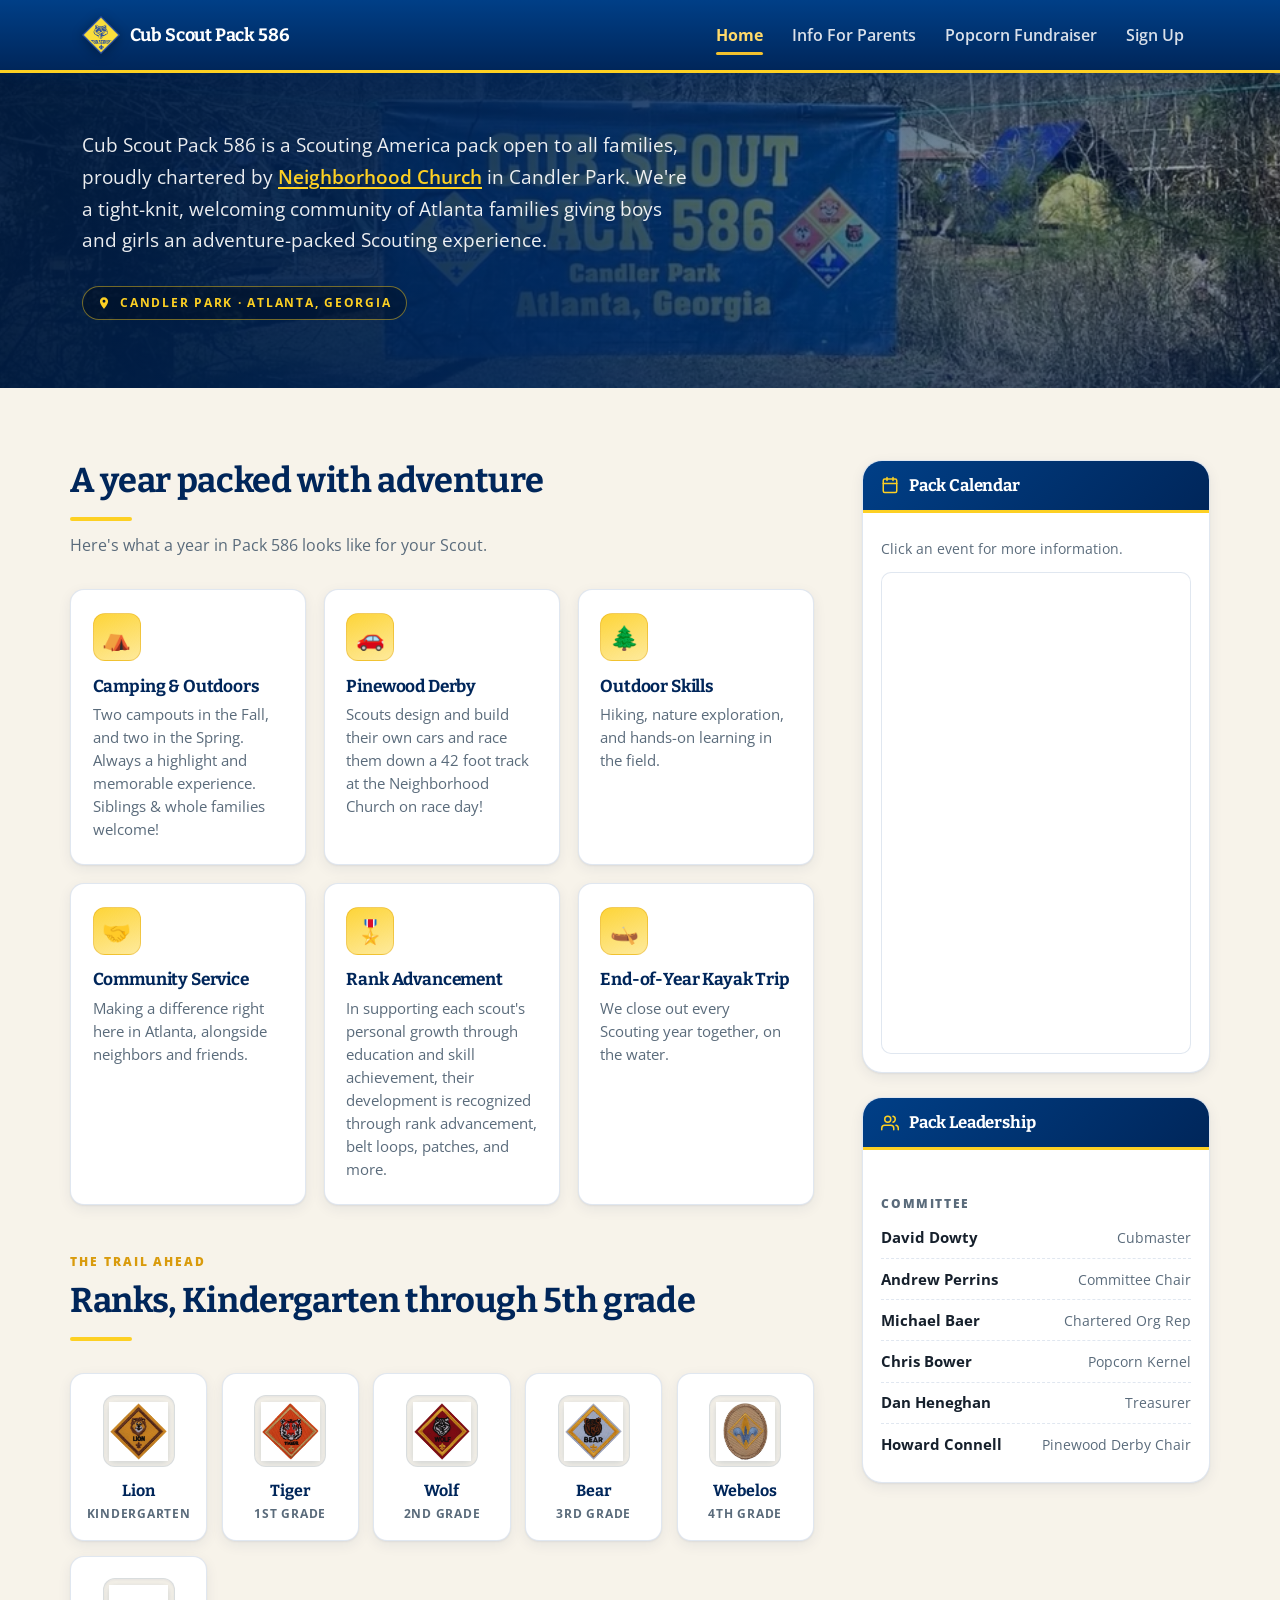
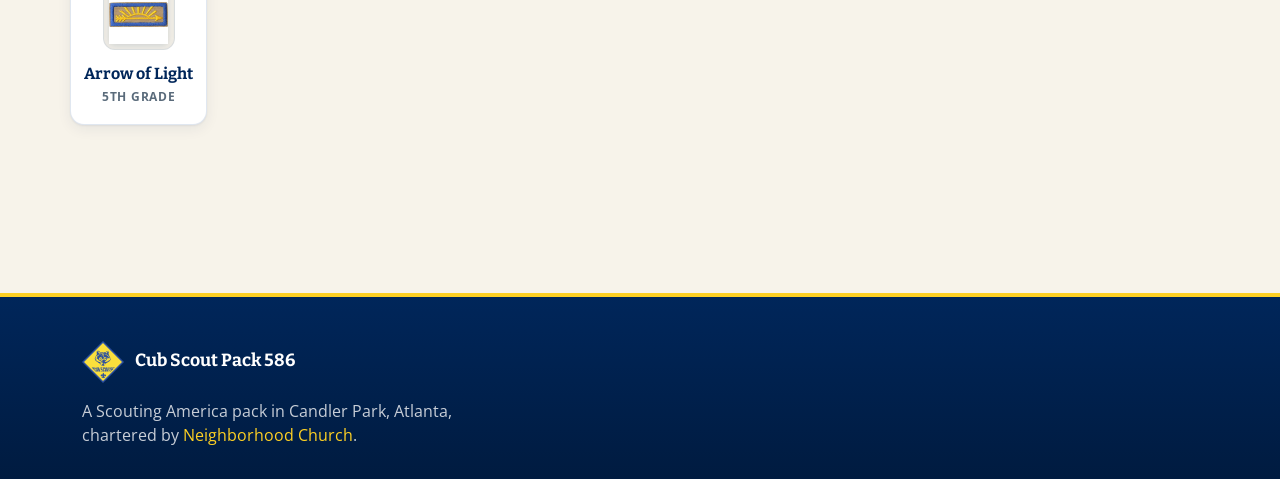
<file: index.html>
<!DOCTYPE html>
<html lang="en">

<head>
    <meta charset="utf-8" />
    <meta name="viewport" content="width=device-width, initial-scale=1, shrink-to-fit=no" />
    <meta name="description"
        content="Cub Scout Pack 586 is a Scouting America pack in Candler Park, Atlanta, open to all families with children in Kindergarten through 5th grade. Camping, Pinewood Derby, outdoor skills, and service." />
    <meta name="author" content="The Committee" />
    <meta name="theme-color" content="#00265a" />
    <title>Cub Scout Pack 586 &middot; Candler Park, Atlanta</title>

    <!-- Social preview -->
    <meta property="og:type" content="website" />
    <meta property="og:title" content="Cub Scout Pack 586 &middot; Candler Park, Atlanta" />
    <meta property="og:description"
        content="An adventure-packed Scouting experience for Atlanta families with kids in Kindergarten through 5th grade." />
    <meta property="og:image" content="assets/pack-banner.webp" />
    <meta name="twitter:card" content="summary_large_image" />

    <!-- Favicon-->
    <link rel="icon" type="image/x-icon" href="assets/favicon.ico" />
    <link rel="icon" type="image/png" sizes="32x32" href="assets/favicon-32x32.png" />
    <link rel="apple-touch-icon" href="assets/apple-touch-icon.png" />
    <link rel="manifest" href="assets/site.webmanifest" />

    <!-- Fonts -->
    <link rel="preconnect" href="https://fonts.googleapis.com" />
    <link rel="preconnect" href="https://fonts.gstatic.com" crossorigin />
    <link
        href="https://fonts.googleapis.com/css2?family=Bitter:wght@600;700;800&family=Open+Sans:wght@400;600;700;800&display=swap"
        rel="stylesheet" />

    <!-- Core theme CSS (includes Bootstrap)-->
    <link href="css/styles.css" rel="stylesheet" />
    <!-- Pack 586 theme -->
    <link href="css/site.css" rel="stylesheet" />
</head>

<body>
    <a class="skip-link" href="#main">Skip to main content</a>

    <!-- Responsive navbar-->
    <nav class="navbar navbar-expand-lg navbar-dark bg-dark sticky-top">
        <div class="container">
            <a class="navbar-brand d-flex align-items-center" href="/">
                <img src="assets/cub-scouts.svg" alt="Cub Scouts Pack 586 logo"
                    style="height: 38px; width: auto; margin-right: 0.6rem;" />
                <span>Cub Scout Pack 586</span>
            </a>
            <button class="navbar-toggler" type="button" data-bs-toggle="collapse"
                data-bs-target="#navbarSupportedContent" aria-controls="navbarSupportedContent" aria-expanded="false"
                aria-label="Toggle navigation"><span class="navbar-toggler-icon"></span></button>
            <div class="collapse navbar-collapse" id="navbarSupportedContent">
                <ul class="navbar-nav ms-auto mb-2 mb-lg-0 align-items-lg-center">
                    <li class="nav-item"><a class="nav-link active" id="home-link" aria-current="page"
                            href="#home-content" data-content-target="home-content"
                            aria-controls="home-content">Home</a></li>
                    <li class="nav-item"><a class="nav-link" id="parent-info-link" href="#parent-info-content"
                            data-content-target="parent-info-content" aria-controls="parent-info-content">Info For
                            Parents</a></li>
                    <li class="nav-item"><a class="nav-link" id="popcorn-link" href="#popcorn-content"
                            data-content-target="popcorn-content" aria-controls="popcorn-content">Popcorn Fundraiser</a>
                    </li>
                    <li class="nav-item"><a class="nav-link" id="sign-up-link" href="#sign-up-content"
                            data-content-target="sign-up-content" aria-controls="sign-up-content">Sign Up</a></li>

                </ul>
            </div>
        </div>
    </nav>

    <main id="main">
        <!-- ================= Home content ================= -->
        <div id="home-content">

            <!-- Hero -->
            <header class="hero">
                <div class="hero__media">
                    <img src="assets/pack-banner.webp"
                        alt="The Pack 586 banner hung between trees at a campsite, with tents in the background" />
                </div>
                <div class="hero__inner container">
                    <p class="hero__lead">
                        Cub Scout Pack 586 is a Scouting America pack open to all families, proudly chartered by
                        <a href="https://www.neighborhoodchurchatl.com/" target="_blank"
                            rel="noopener noreferrer">Neighborhood Church</a> in Candler Park. We're a tight-knit,
                        welcoming community of Atlanta families giving boys and girls an adventure-packed Scouting
                        experience.
                    </p>
                    <span class="hero__eyebrow">
                        <svg width="14" height="14" viewBox="0 0 24 24" fill="currentColor" aria-hidden="true">
                            <path
                                d="M12 2C8.13 2 5 5.13 5 9c0 5.25 7 13 7 13s7-7.75 7-13c0-3.87-3.13-7-7-7zm0 9.5A2.5 2.5 0 1 1 12 6.5a2.5 2.5 0 0 1 0 5z" />
                        </svg>
                        Candler Park &middot; Atlanta, Georgia
                    </span>

                </div>
            </header>

            <div class="container section">
                <div class="row g-4 g-lg-5">
                    <!-- Main column -->
                    <div class="col-lg-8">


                        


                        <div class="section-head">
                            <h2>A year packed with adventure</h2>
                            <div class="rule-gold"></div>
                            <p>Here's what a year in Pack 586 looks like for your
                                Scout.</p>
                        </div>

                        <div class="feature-grid mb-5">
                            <article class="feature-card">
                                <div class="icon" aria-hidden="true">⛺</div>
                                <h3>Camping &amp; Outdoors</h3>
                                <p>Two campouts in the Fall, and two in the Spring.
                                    Always a highlight and memorable experience.
                                    Siblings & whole families welcome!</p>
                            </article>
                            <article class="feature-card">
                                <div class="icon" aria-hidden="true">🚗</div>
                                <h3>Pinewood Derby</h3>
                                <p>
                                    Scouts design and build their own cars and race them
                                    down a 42 foot track at the Neighborhood Church on race day!
                                </p>
                            </article>
                            <article class="feature-card">
                                <div class="icon" aria-hidden="true">🌲</div>
                                <h3>Outdoor Skills</h3>
                                <p>Hiking, nature exploration, and hands-on learning in the field.
                                </p>
                            </article>
                            <article class="feature-card">
                                <div class="icon" aria-hidden="true">🤝</div>
                                <h3>Community Service</h3>
                                <p>Making a difference right here in Atlanta, alongside neighbors and friends.</p>
                            </article>
                            <article class="feature-card">
                                <div class="icon" aria-hidden="true">🎖️</div>
                                <h3>Rank Advancement</h3>
                                <p>
                                    In supporting each scout's personal growth through education and skill achievement,
                                    their development is recognized through rank advancement, belt loops, patches, and
                                    more.
                                </p>
                            </article>
                            <article class="feature-card">
                                <div class="icon" aria-hidden="true">🛶</div>
                                <h3>End-of-Year Kayak Trip</h3>
                                <p>We close out every Scouting year together, on the water.</p>
                            </article>
                        </div>

                        <div class="section-head">
                            <span class="kicker">The trail ahead</span>
                            <h2>Ranks, Kindergarten through 5th grade</h2>
                            <div class="rule-gold"></div>
                        </div>

                        <div class="ranks mb-5">
                            <div class="rank rank--lion">
                                <div class="rank__badge"><img src="assets/ranks/lion.jpg"
                                        alt="Lion rank emblem: a lion's head on a gold diamond patch" loading="lazy" />
                                </div>
                                <span class="rank__name">Lion</span>
                                <span class="rank__grade">Kindergarten</span>
                            </div>
                            <div class="rank rank--tiger">
                                <div class="rank__badge"><img src="assets/ranks/tiger.jpg"
                                        alt="Tiger rank emblem: a tiger's head on an orange diamond patch"
                                        loading="lazy" /></div>
                                <span class="rank__name">Tiger</span>
                                <span class="rank__grade">1st Grade</span>
                            </div>
                            <div class="rank rank--wolf">
                                <div class="rank__badge"><img src="assets/ranks/wolf.jpg"
                                        alt="Wolf rank emblem: a wolf's head on a red diamond patch" loading="lazy" />
                                </div>
                                <span class="rank__name">Wolf</span>
                                <span class="rank__grade">2nd Grade</span>
                            </div>
                            <div class="rank rank--bear">
                                <div class="rank__badge"><img src="assets/ranks/bear.jpg"
                                        alt="Bear rank emblem: a bear's head on a light blue diamond patch"
                                        loading="lazy" /></div>
                                <span class="rank__name">Bear</span>
                                <span class="rank__grade">3rd Grade</span>
                            </div>
                            <div class="rank rank--webelos">
                                <div class="rank__badge"><img src="assets/ranks/webelos.jpg"
                                        alt="Webelos rank emblem: a fleur-de-lis on a tan oval patch" loading="lazy" />
                                </div>
                                <span class="rank__name">Webelos</span>
                                <span class="rank__grade">4th Grade</span>
                            </div>
                            <div class="rank rank--aol">
                                <div class="rank__badge"><img src="assets/ranks/aol.jpg"
                                        alt="Arrow of Light rank emblem: a gold arrow on a tan bar patch"
                                        loading="lazy" /></div>
                                <span class="rank__name">Arrow of Light</span>
                                <span class="rank__grade">5th Grade</span>
                            </div>
                        </div>


                    </div>

                    <!-- Side widgets-->
                    <div class="col-lg-4">
                        <!-- Calendar -->
                        <section class="side-card" aria-labelledby="calendar-heading">
                            <h2 class="side-card__head" id="calendar-heading">
                                <svg width="18" height="18" viewBox="0 0 24 24" fill="none" stroke="currentColor"
                                    stroke-width="2" stroke-linecap="round" stroke-linejoin="round" aria-hidden="true">
                                    <rect x="3" y="4" width="18" height="18" rx="2" />
                                    <path d="M16 2v4M8 2v4M3 10h18" />
                                </svg>
                                Pack Calendar
                            </h2>
                            <div class="side-card__body">
                                <p class="side-card__hint">Click an event for more information.</p>
                                <div class="calendar-frame">
                                    <iframe width="100%" height="480"
                                        src="https://calendar.google.com/calendar/embed?height=600&wkst=1&ctz=America%2FNew_York&showPrint=0&mode=AGENDA&src=MjliMzdhMjNiNzNkZDBkODhiNWU3MDljYjFjNmNiZjUxNDg0Yjg5ZDExM2U3MmExZTk1MGNjOTdkNDcwMjY3NUBncm91cC5jYWxlbmRhci5nb29nbGUuY29t&color=%23f6bf26"
                                        frameborder="0" scrolling="no" title="Pack 586 Calendar"></iframe>
                                </div>
                            </div>
                        </section>

                        <!-- Committee -->
                        <section class="side-card" aria-labelledby="committee-heading">
                            <h2 class="side-card__head" id="committee-heading">
                                <svg width="18" height="18" viewBox="0 0 24 24" fill="none" stroke="currentColor"
                                    stroke-width="2" stroke-linecap="round" stroke-linejoin="round" aria-hidden="true">
                                    <path d="M17 21v-2a4 4 0 0 0-4-4H5a4 4 0 0 0-4 4v2" />
                                    <circle cx="9" cy="7" r="4" />
                                    <path d="M23 21v-2a4 4 0 0 0-3-3.87M16 3.13a4 4 0 0 1 0 7.75" />
                                </svg>
                                Pack Leadership
                            </h2>
                            <div class="side-card__body">


                                <p class="roster-label">Committee</p>
                                <ul class="roster">

                                    <li><span class="name">David Dowty</span><span class="role">Cubmaster</span></li>
                                    <li><span class="name">Andrew Perrins</span><span class="role">Committee
                                            Chair</span></li>

                                    <li><span class="name">Michael Baer</span><span class="role">Chartered Org
                                            Rep</span></li>
                                    <li><span class="name">Chris Bower</span><span class="role">Popcorn Kernel</span>
                                    </li>
                                    <li><span class="name">Dan Heneghan</span><span class="role">Treasurer</span></li>
                                    <li><span class="name">Howard Connell</span><span class="role">Pinewood Derby
                                            Chair</span></li>
                                </ul>

                            </div>
                        </section>
                    </div>
                </div>
            </div>
        </div>

        <!-- ================= Parent Info content ================= -->
        <div id="parent-info-content">

            <div class="container section">
                <div class="doc-frame">
                    <iframe
                        src="https://docs.google.com/document/d/e/2PACX-1vRcgIooNUB2oP3FDBRTUeaEka3jEYQSx-CNQGzLDVoYFdhRdgvTs9oU8fvYkBmMf939Ad5ouSPmmYQA/pub?embedded=true"
                        title="Information for Parents document"></iframe>
                </div>
            </div>
        </div>

        <!-- ================= Sign Up content ================= -->
        <div id="sign-up-content">
            <div class="page-band">
                <div class="container">
                    <h1>Join Pack 586</h1>
                    <p>There are two steps to signing up.</p>
                </div>
            </div>

            <div class="container section">
                <div class="row g-4">
                    <div class="col-lg-6">
                        <div class="step">
                            <div class="step__top">
                                <div class="step__num" aria-hidden="true">1</div>
                                <div>
                                    <h3>Register with Scouting America</h3>
                                    <span class="step__price">$85</span>
                                </div>
                            </div>
                            <p>An annual registration fee that officially registers your Scout with Scouting America.
                                Click below to get going:</p>
                            <a class="btn-scout btn-scout-solid"
                                href="https://my.scouting.org/online-registration/43182f13-bfc9-4aaf-9d53-f90301c5376a/applicant-type?zip=30307"
                                target="_blank" rel="noopener noreferrer">
                                Register with Scouting America
                                <svg width="15" height="15" viewBox="0 0 24 24" fill="none" stroke="currentColor"
                                    stroke-width="2.5" stroke-linecap="round" stroke-linejoin="round"
                                    aria-hidden="true">
                                    <path
                                        d="M18 13v6a2 2 0 0 1-2 2H5a2 2 0 0 1-2-2V8a2 2 0 0 1 2-2h6M15 3h6v6M10 14 21 3" />
                                </svg>
                            </a>
                        </div>
                    </div>

                    <div class="col-lg-6">
                        <div class="step">
                            <div class="step__top">
                                <div class="step__num" aria-hidden="true">2</div>
                                <div>
                                    <h3>Pay local pack dues</h3>
                                    <span class="step__price">$150</span>
                                </div>
                            </div>
                            <p>Dues fund our local pack's activities: campouts, den meetings, Pinewood Derby,
                                patches, belt loops and pins, Class-B t-shirts for new Scouts, and the end-of-year
                                kayak trip.</p>
                            <p class="mb-2"><strong>Go to <a href="https://www.neighborhoodchurchatl.com/pack-586"
                                        target="_blank" rel="noopener noreferrer">Neighborhood Church's giving
                                        page</a> and:</strong></p>
                            <ol>
                                <li>Enter <strong>$150</strong> as the amount</li>
                                <li>Choose &ldquo;Give to BSA Pack 586&rdquo;</li>
                                <li>Choose &ldquo;Give this One Time&rdquo;</li>
                                <li>Enter your payment method information</li>
                                <li>Check the box to cover the processing fee</li>
                            </ol>
                            <a class="btn-scout btn-scout-solid mt-2"
                                href="https://www.neighborhoodchurchatl.com/pack-586" target="_blank"
                                rel="noopener noreferrer">
                                Pay pack dues
                                <svg width="15" height="15" viewBox="0 0 24 24" fill="none" stroke="currentColor"
                                    stroke-width="2.5" stroke-linecap="round" stroke-linejoin="round"
                                    aria-hidden="true">
                                    <path
                                        d="M18 13v6a2 2 0 0 1-2 2H5a2 2 0 0 1-2-2V8a2 2 0 0 1 2-2h6M15 3h6v6M10 14 21 3" />
                                </svg>
                            </a>
                        </div>
                    </div>
                </div>

            </div>
        </div>

        <!-- ================= Popcorn Sale content ================= -->
        <div id="popcorn-content">
            <div class="page-band">
                <div class="container">
                    <h1>Popcorn Fundraiser</h1>
                    <p>Popcorn sales fund about a third of Pack 586's annual budget &mdash; for campouts, badges,
                        awards, pinewood derby, kayaking, and den activities. Our goal is <strong>$250 per
                            Scout</strong>.</p>
                </div>
            </div>

            <div class="container section">
                <div class="section-head">
                    <span class="kicker">Step one</span>
                    <h2>Start here</h2>
                    <div class="rule-gold"></div>
                </div>

                <div class="row g-4 mb-5">
                    <div class="col-lg-4">
                        <div class="step">
                            <div class="step__top">
                                <div class="step__num" aria-hidden="true">1</div>
                                <h3>Download the Trail's End Smartphone App</h3>
                            </div>
                            <p>Install the app, then create or update your Scout's account.</p>
                            <div class="link-row">
                                <a class="link-pill" href="https://apps.apple.com/us/app/trails-end/id1421483087"
                                    target="_blank" rel="noopener noreferrer">iOS app &#8599;</a>
                                <a class="link-pill"
                                    href="https://play.google.com/store/apps/details?id=com.trailsend.scout&hl=en_US"
                                    target="_blank" rel="noopener noreferrer">Android app &#8599;</a>
                            </div>
                        </div>
                    </div>
                    <div class="col-lg-4">
                        <div class="step">
                            <div class="step__top">
                                <div class="step__num" aria-hidden="true">2</div>
                                <h3>Join Pack 586</h3>
                            </div>
                            <p>Use the Pack unit code below to associate the Scout's account with our pack.</p>
                            <div class="unit-code">
                                <div>
                                    <span class="unit-code__label">Unit code</span>
                                    <span class="unit-code__value" id="popcorn-unit-code">CF4CM</span>
                                </div>
                                <button class="btn-scout-solid" type="button" id="popcorn-copy-code">Copy
                                    code</button>
                            </div>
                        </div>
                    </div>
                    <div class="col-lg-4">
                        <div class="step">
                            <div class="step__top">
                                <div class="step__num" aria-hidden="true">3</div>
                                <h3>Complete your scout's profile</h3>
                            </div>
                            <p>(Optional, but we recommend it!)
                            <div class="note"> Add a photo and a short two-sentence bio for your scout's page to
                                personalize it.</div>
                            </p>
                        </div>
                    </div>
                </div>

                <div class="section-head">
                    <span class="kicker">Easiest option</span>
                    <h2>Sell online first</h2>
                    <div class="rule-gold"></div>
                    <p>Online sales are the easiest way to reach family and friends anywhere in the country. Trail's
                        End ships directly to the customer &mdash; no cash handling or boxes to haul.</p>
                </div>

                <div class="row g-4 mb-5">
                    <div class="col-lg-12">
                        <div class="info-card">
                            <h3>Share your scout's storefront</h3>
                            <p>Send the Scout's sales-page link by text, email, or social media. Good audiences
                                include grandparents, aunts, uncles, coworkers, neighbors, and friends.</p>
                            <br />
                            <p>
                                Get the URL by opening the app, clicking the "share" icon in the bottom left, and
                                copying the Link.
                                See the screenshots below for an example, and try the link below the images to see a
                                live sales page.
                            </p>


                            <div class="screenshot-row">
                                <div class="screenshot-step">
                                    <img src="assets/pop1.png"
                                        style="max-height: 30rem; padding: 1rem;   border: 4px solid rgba(0, 0, 0, 0.08);"" />
                                        </div>
                                <div class=" screenshot-step">
                                    <img src=" assets/pop2.png"
                                        style="max-height: 30rem; padding: 1rem;   border: 4px solid rgba(0, 0, 0, 0.08);"" />
                                </div>
                            </div>

                            <div class=" link-row">
                                    <a class="link-pill" href="https://trails-end.com/store/scout/CRWJL03S"
                                        target="_blank" rel="noopener noreferrer">Sample sales page &#8599;</a>
                                    <a class="link-pill"
                                        href="https://drive.google.com/file/d/1BCzxWWJhz3C9RzVohk7oz0tRNEHi9-Xk/view"
                                        target="_blank" rel="noopener noreferrer">Sample pitch video &#8599;</a>
                                </div>

                            </div>
                        </div>

                    </div>

                    <div class="section-head">
                        <span class="kicker">Sell together</span>
                        <h2>Storefront sales</h2>
                        <div class="rule-gold"></div>
                        <p>A storefront is like a lemonade stand for popcorn. Scouts staff a table outside a local
                            business and greet customers coming and going.</p>
                    </div>

                    <div class="row g-4 mb-5">
                        <div class="col-lg-6">
                            <div class="info-card">
                                <h3>How Storefront Shifts Work</h3>
                                <ul>
                                    <li>Shifts run for two hours, with one to two Scouts per booth</li>
                                    <li>A parent stays on site for the entire shift</li>
                                    <li>The Pack provides the table, popcorn, and Pack 586 banner.</li>
                                    <li>The first-shift parent helps set up. The last-shift parent helps take down and
                                        return materials.</li>
                                </ul>
                            </div>
                        </div>
                        <div class="col-lg-6">
                            <div class="info-card">
                                <h3>Locations and flow</h3>
                                <ul>
                                    <li>Kroger has two booths operating at the same time: one at the store entrance and
                                        one facing the Beltline.</li>
                                    <li>Intown Ace Hardware is a single booth with a shorter day.</li>
                                    <li>Lions, Tigers, and Wolves are intentionally favored for the Ace dates.</li>
                                    <li>If your home-den date doesn't work, claim an open slot on another date after
                                        filling your own den's day first.</li>
                                </ul>
                            </div>
                        </div>
                    </div>

                    <div class="section-head">
                        <span class="kicker">Save the date</span>
                        <h2>Upcoming storefront dates</h2>
                        <div class="rule-gold"></div>
                        <p>Every date is divided into two-hour shifts. Use the Trail's End app to find the Pack 586
                            schedule and claim a slot.</p>
                    </div>


                    <div id="popcorn-date-grid" class="date-grid mb-2">


                        <article class="date-card" data-location="ace">
                            <div class="date-card__top">
                                <div class="date-card__name">Saturday, October 3</div>
                                <span class="date-card__tag">Home den: Wolves</span>
                            </div>
                            <p><strong>2:00 PM&ndash;6:00 PM</strong>, two shifts<br>Intown Ace Hardware, 1404 Scott
                                Blvd, Decatur 30030</p>
                            <a href="https://www.google.com/maps/search/1404+Scott+Blvd,+Decatur+30030" target="_blank"
                                rel="noopener noreferrer">Open map &#8599;</a>
                        </article>
                        <article class="date-card" data-location="kroger">
                            <div class="date-card__top">
                                <div class="date-card__name">Sunday, October 4</div>
                                <span class="date-card__tag">Home den: AOL</span>
                            </div>
                            <p><strong>10:00 AM&ndash;6:00 PM</strong>, four shifts<br>Kroger, 725 Ponce De Leon Ave NE,
                                Atlanta 30306</p>
                            <a href="https://www.google.com/maps/search/725+Ponce+De+Leon+Ave+NE,+Atlanta+30306"
                                target="_blank" rel="noopener noreferrer">Open map &#8599;</a>
                        </article>
                        <article class="date-card" data-location="kroger">
                            <div class="date-card__top">
                                <div class="date-card__name">Saturday, November 7</div>
                                <span class="date-card__tag">Home den: Webelos</span>
                            </div>
                            <p><strong>10:00 AM&ndash;6:00 PM</strong>, four shifts<br>Kroger, 725 Ponce De Leon Ave NE,
                                Atlanta 30306</p>
                            <a href="https://www.google.com/maps/search/725+Ponce+De+Leon+Ave+NE,+Atlanta+30306"
                                target="_blank" rel="noopener noreferrer">Open map &#8599;</a>
                        </article>
                    </div>
                    <div id="popcorn-empty-dates" class="empty-state">No dates match that filter.</div>
                </div>

                <div class="container section pt-0">
                    <div class="section-head">
                        <span class="kicker">Questions?</span>
                        <h2>Need help?</h2>
                        <div class="rule-gold"></div>
                        <p>
                            Questions about a date, a den assignment, or getting the Trail's End app working? Email the
                            pack's Popcorn Kernel at the address below.</p>
                    </div>
                    <div class="info-card" style="max-width: 420px;">
                        <h3>Chris</h3>
                        <p><a href="mailto:atlantacubscouts+popcorn@gmail.com">atlantacubscouts+popcorn@gmail.com</a>
                        </p>
                    </div>
                </div>

                <div class="container section pt-0">
                    <div class="section-head">
                        <span class="kicker">Quick answers</span>
                        <h2>Popcorn FAQ</h2>
                        <div class="rule-gold"></div>
                    </div>
                    <div class="accordion-panel">
                        <details open>
                            <summary>What should we do first?</summary>
                            <div class="accordion-answer">Download Trail's End, create or update the Scout's account
                                with unit code <strong>CF4CM</strong>, complete the photo and bio, and share the Scout's
                                personal sales page.</div>
                        </details>
                        <details>
                            <summary>Do we have to sell at a storefront?</summary>
                            <div class="accordion-answer">No. Online sales are strongly encouraged because they are
                                simple and can reach family and friends anywhere. One storefront shift is another way to
                                help reach the $250 goal.</div>
                        </details>
                        <details>
                            <summary>What does a family bring to a storefront?</summary>
                            <div class="accordion-answer">A parent, the Scout, and a willingness to help for the full
                                shift. The Pack provides the table, popcorn, and banner. First and last shifts also
                                include setup or takedown responsibilities.</div>
                        </details>
                        <details>
                            <summary>Can a Scout from another den join a date?</summary>
                            <div class="accordion-answer">Yes. If the home-den date doesn't work, families may claim an
                                open slot on another date. Families with Scouts in different dens can coordinate so the
                                children sell together.</div>
                        </details>
                        <details>
                            <summary>Where do I sign up?</summary>
                            <div class="accordion-answer">Use the Trail's End app, open the Pack 586 storefront
                                schedule,
                                and claim the shift that works for your family. If the app is difficult to use, contact
                                Chris Bower.</div>
                        </details>
                    </div>
                </div>
            </div>
    </main>

    <!-- Footer-->
    <footer class="site-footer">
        <div class="container">
            <div class="row g-4 align-items-start">
                <div class="col-md-6">
                    <a class="brand" href="/">
                        <img src="assets/cub-scouts.svg" alt="" style="height: 42px; width: auto;" />
                        Cub Scout Pack 586
                    </a>
                    <p class="mt-3 mb-0" style="max-width: 46ch;">
                        A Scouting America pack in Candler Park, Atlanta, chartered by
                        <a href="https://www.neighborhoodchurchatl.com/" target="_blank"
                            rel="noopener noreferrer">Neighborhood Church</a>.
                    </p>
                </div>

            </div>

        </div>
    </footer>

    <!-- Bootstrap core JS-->
    <script src="https://cdn.jsdelivr.net/npm/bootstrap@5.2.3/dist/js/bootstrap.bundle.min.js"></script>
    <!-- Core theme JS-->
    <script src="js/scripts.js"></script>
</body>

</html>
</file>
<file: css/site.css>
/* =========================================================
   Cub Scout Pack 586 — site theme
   Layered on top of Bootstrap 5 (css/styles.css)
   ========================================================= */

:root {
  --scout-blue: #003f87;
  --scout-navy: #00265a;
  --scout-navy-deep: #001b40;
  --scout-gold: #fdd023;
  --scout-gold-deep: #d99b0d;
  --scout-red: #ce1126;
  --ink: #16202c;
  --muted: #5a6b7b;
  --paper: #ffffff;
  --sand: #f7f3ea;
  --line: rgba(0, 63, 135, 0.12);
  --radius: 14px;
  --radius-lg: 20px;
  --shadow-sm: 0 1px 2px rgba(0, 38, 90, 0.06), 0 4px 14px rgba(0, 38, 90, 0.07);
  --shadow-md: 0 18px 40px -22px rgba(0, 38, 90, 0.55), 0 2px 6px rgba(0, 38, 90, 0.06);
  --font-display: "Bitter", Georgia, "Times New Roman", serif;
  --font-body: "Open Sans", -apple-system, BlinkMacSystemFont, "Segoe UI", Roboto, Helvetica, Arial, sans-serif;
}

html {
  scroll-behavior: smooth;
  scroll-padding-top: 88px;
}

body {
  font-family: var(--font-body);
  color: var(--ink);
  background-color: var(--sand);
  background-image:
    radial-gradient(1200px 500px at 100% -10%, rgba(253, 208, 35, 0.16), transparent 60%),
    radial-gradient(900px 480px at -10% 0%, rgba(0, 63, 135, 0.09), transparent 60%);
  background-attachment: fixed;
  -webkit-font-smoothing: antialiased;
}

h1, h2, h3, h4, .display-font {
  font-family: var(--font-display);
  font-weight: 700;
  letter-spacing: -0.01em;
  color: var(--scout-navy);
}

a {
  color: var(--scout-blue);
  text-underline-offset: 3px;
  text-decoration-thickness: 1.5px;
}

a:hover {
  color: var(--scout-gold-deep);
}

:focus-visible {
  outline: 3px solid var(--scout-gold);
  outline-offset: 2px;
  border-radius: 4px;
}

/* ---------- Skip link ---------- */
.skip-link {
  position: absolute;
  left: -9999px;
  top: 0;
  z-index: 1080;
  background: var(--scout-gold);
  color: var(--scout-navy);
  padding: 0.65rem 1rem;
  font-weight: 700;
  border-radius: 0 0 10px 0;
}

.skip-link:focus {
  left: 0;
}

/* ---------- Navbar ---------- */
.navbar.navbar-dark.bg-dark {
  background: linear-gradient(180deg, var(--scout-blue), var(--scout-navy)) !important;
  border-bottom: 3px solid var(--scout-gold);
  box-shadow: 0 6px 24px -14px rgba(0, 38, 90, 0.9);
  padding-top: 0.7rem;
  padding-bottom: 0.7rem;
}

.navbar-brand span {
  font-family: var(--font-display);
  font-weight: 700;
  font-size: 1.12rem;
  letter-spacing: -0.01em;
}

.navbar-brand img {
  filter: drop-shadow(0 2px 6px rgba(0, 0, 0, 0.35));
}

.navbar.navbar-dark .navbar-nav .nav-link {
  font-weight: 600;
  padding-left: 0.9rem;
  padding-right: 0.9rem;
  color: rgba(255, 255, 255, 0.85);
}

.navbar.navbar-dark .navbar-nav .nav-link:hover {
  color: #fff;
}

.navbar.navbar-dark .navbar-nav .nav-link::after {
  left: 0.9rem;
  right: 0.9rem;
  bottom: 0;
  height: 3px;
}

.navbar-toggler {
  border-color: rgba(255, 255, 255, 0.35);
}

/* ---------- Buttons ---------- */
.btn-scout,
.btn-scout-outline {
  font-family: var(--font-body);
  font-weight: 700;
  border-radius: 999px;
  padding: 0.75rem 1.6rem;
  border: 2px solid transparent;
  transition: transform 0.15s ease, box-shadow 0.15s ease, background-color 0.15s ease, color 0.15s ease;
  display: inline-flex;
  align-items: center;
  gap: 0.5rem;
  text-decoration: none;
}

.btn-scout {
  background: var(--scout-gold);
  color: var(--scout-navy);
  box-shadow: 0 10px 22px -12px rgba(217, 155, 13, 0.95);
}

.btn-scout:hover,
.btn-scout:focus {
  background: #ffdd55;
  color: var(--scout-navy);
  transform: translateY(-2px);
}

.btn-scout-outline {
  border-color: rgba(255, 255, 255, 0.75);
  color: #fff;
  background: rgba(255, 255, 255, 0.08);
  backdrop-filter: blur(3px);
}

.btn-scout-outline:hover,
.btn-scout-outline:focus {
  background: #fff;
  color: var(--scout-navy);
  transform: translateY(-2px);
}

.btn-scout-solid {
  background: var(--scout-blue);
  color: #fff;
}

.btn-scout-solid:hover,
.btn-scout-solid:focus {
  background: var(--scout-navy);
  color: #fff;
  transform: translateY(-2px);
}

/* ---------- Hero ---------- */
.hero {
  position: relative;
  isolation: isolate;
  overflow: hidden;
  color: #fff;
  background: var(--scout-navy);
}

.hero__media {
  position: absolute;
  inset: 0;
  z-index: -2;
}

.hero__media img {
  width: 100%;
  height: 100%;
  object-fit: cover;
  object-position: 72% 55%;
  transform: scale(1.06);
}

.hero::before {
  content: "";
  position: absolute;
  inset: 0;
  z-index: -1;
  background:
    linear-gradient(100deg, rgba(0, 26, 62, 0.94) 0%, rgba(0, 38, 90, 0.86) 42%, rgba(0, 38, 90, 0.42) 78%, rgba(0, 38, 90, 0.28) 100%),
    linear-gradient(180deg, rgba(0, 26, 62, 0.35) 0%, transparent 35%, rgba(0, 26, 62, 0.55) 100%);
}

.hero__inner {
  padding: clamp(3.5rem, 9vw, 3.5rem) 12px clamp(3rem, 7vw, 2rem);
  max-width: 1140px;
}

.hero__eyebrow {
  display: inline-flex;
  align-items: center;
  gap: 0.55rem;
  font-size: 0.78rem;
  font-weight: 700;
  letter-spacing: 0.14em;
  text-transform: uppercase;
  color: var(--scout-gold);
  background: rgba(0, 0, 0, 0.28);
  border: 1px solid rgba(253, 208, 35, 0.45);
  padding: 0.4rem 0.9rem;
  border-radius: 999px;
  margin-bottom: 1.25rem;
}

.hero h1 {
  color: #fff;
  font-size: clamp(2.4rem, 6.2vw, 4.25rem);
  line-height: 1.02;
  margin: 0 0 1rem;
  max-width: 16ch;
  text-shadow: 0 3px 24px rgba(0, 0, 0, 0.45);
}

.hero h1 em {
  font-style: normal;
  color: var(--scout-gold);
}

.hero__lead {
  font-size: clamp(1.03rem, 1.6vw, 1.2rem);
  line-height: 1.65;
  max-width: 56ch;
  color: rgba(255, 255, 255, 0.92);
  margin-bottom: 1.9rem;
}

.hero__lead a {
  color: var(--scout-gold);
  font-weight: 600;
}

.hero__cta {
  display: flex;
  flex-wrap: wrap;
  gap: 0.85rem;
  margin-bottom: 2.4rem;
}

.hero__facts {
  list-style: none;
  display: flex;
  flex-wrap: wrap;
  gap: 0.6rem 1.9rem;
  padding: 1.35rem 0 0;
  margin: 0;
  border-top: 1px solid rgba(255, 255, 255, 0.22);
}

.hero__facts li {
  display: flex;
  align-items: center;
  gap: 0.55rem;
  font-size: 0.93rem;
  font-weight: 600;
  color: rgba(255, 255, 255, 0.9);
}

.hero__facts svg {
  flex: none;
  color: var(--scout-gold);
}

/* ---------- Page header band (non-home tabs) ---------- */
.page-band {
  background: linear-gradient(135deg, var(--scout-blue), var(--scout-navy));
  color: #fff;
  border-bottom: 3px solid var(--scout-gold);
  padding: clamp(2.25rem, 5vw, 3.25rem) 0;
}

.page-band h1 {
  color: #fff;
  font-size: clamp(1.9rem, 4.2vw, 2.75rem);
  margin: 0;
}

.page-band p {
  margin: 0.6rem 0 0;
  color: rgba(255, 255, 255, 0.85);
  max-width: 62ch;
}

/* ---------- Sections & headings ---------- */
.section {
  padding: clamp(2.75rem, 6vw, 4.5rem) 0;
}

.section-head {
  margin-bottom: 2rem;
}

.section-head h2 {
  font-size: clamp(1.6rem, 3.4vw, 2.15rem);
  margin: 0;
}

.section-head .kicker {
  display: block;
  font-family: var(--font-body);
  font-size: 0.76rem;
  font-weight: 800;
  letter-spacing: 0.16em;
  text-transform: uppercase;
  color: var(--scout-gold-deep);
  margin-bottom: 0.5rem;
}

.section-head p {
  color: var(--muted);
  max-width: 62ch;
  margin: 0.75rem 0 0;
}

.rule-gold {
  width: 62px;
  height: 4px;
  border-radius: 999px;
  background: var(--scout-gold);
  margin-top: 1rem;
}

/* ---------- Surface / cards ---------- */
.surface {
  background: var(--paper);
  border: 1px solid var(--line);
  border-radius: var(--radius-lg);
  box-shadow: var(--shadow-sm);
}

.feature-grid {
  display: grid;
  grid-template-columns: repeat(auto-fit, minmax(230px, 1fr));
  gap: 1.1rem;
}

.feature-card {
  background: var(--paper);
  border: 1px solid var(--line);
  border-radius: var(--radius);
  padding: 1.45rem 1.35rem;
  box-shadow: var(--shadow-sm);
  transition: transform 0.18s ease, box-shadow 0.18s ease, border-color 0.18s ease;
  position: relative;
  overflow: hidden;
}

.feature-card::before {
  content: "";
  position: absolute;
  inset: 0 0 auto 0;
  height: 4px;
  background: linear-gradient(90deg, var(--scout-gold), var(--scout-gold-deep));
  opacity: 0;
  transition: opacity 0.18s ease;
}

.feature-card:hover {
  transform: translateY(-4px);
  box-shadow: var(--shadow-md);
  border-color: rgba(0, 63, 135, 0.22);
}

.feature-card:hover::before {
  opacity: 1;
}

.feature-card .icon {
  width: 48px;
  height: 48px;
  display: grid;
  place-items: center;
  font-size: 1.45rem;
  border-radius: 12px;
  background: linear-gradient(160deg, rgba(253, 208, 35, 0.9), rgba(253, 208, 35, 0.45));
  border: 1px solid rgba(217, 155, 13, 0.35);
  margin-bottom: 0.95rem;
}

.feature-card h3 {
  font-size: 1.08rem;
  margin: 0 0 0.35rem;
}

.feature-card p {
  margin: 0;
  color: var(--muted);
  font-size: 0.93rem;
  line-height: 1.55;
}

/* ---------- Rank trail ---------- */
.ranks {
  display: grid;
  grid-template-columns: repeat(auto-fit, minmax(120px, 1fr));
  gap: 0.9rem;
  counter-reset: rank;
}

.rank {
  text-align: center;
  background: var(--paper);
  border: 1px solid var(--line);
  border-radius: var(--radius);
  padding: 1.35rem 0.6rem 1.05rem;
  box-shadow: var(--shadow-sm);
  transition: transform 0.18s ease, box-shadow 0.18s ease;
}

.rank:hover {
  transform: translateY(-4px);
  box-shadow: var(--shadow-md);
}

.rank__badge {
  width: 72px;
  height: 72px;
  margin: 0 auto 0.85rem;
  display: grid;
  place-items: center;
  border-radius: 12px;
  background: var(--sand);
  border: 1px solid var(--line);
  box-shadow: inset 0 1px 3px rgba(0, 38, 90, 0.08);
  overflow: hidden;
}

.rank__badge img {
  width: 84%;
  height: 84%;
  object-fit: contain;
  filter: drop-shadow(0 2px 4px rgba(0, 38, 90, 0.18));
}

.rank__name {
  font-family: var(--font-display);
  font-weight: 700;
  color: var(--scout-navy);
  display: block;
  line-height: 1.2;
}

.rank__grade {
  display: block;
  font-size: 0.78rem;
  font-weight: 700;
  letter-spacing: 0.06em;
  text-transform: uppercase;
  color: var(--muted);
  margin-top: 0.3rem;
}


/* ---------- Sidebar cards ---------- */
.side-card {
  background: var(--paper);
  border: 1px solid var(--line);
  border-radius: var(--radius-lg);
  box-shadow: var(--shadow-sm);
  overflow: hidden;
  margin-bottom: 1.5rem;
}

.side-card__head {
  display: flex;
  align-items: center;
  gap: 0.6rem;
  background: linear-gradient(135deg, var(--scout-blue), var(--scout-navy));
  color: #fff;
  padding: 0.9rem 1.15rem;
  font-family: var(--font-display);
  font-weight: 700;
  font-size: 1.05rem;
  border-bottom: 3px solid var(--scout-gold);
}

.side-card__head svg {
  color: var(--scout-gold);
  flex: none;
}

.side-card__body {
  padding: 1.15rem;
}

.side-card__hint {
  font-size: 0.85rem;
  color: var(--muted);
  margin: 0 0 0.75rem;
}

.calendar-frame {
  border: 1px solid var(--line);
  border-radius: 10px;
  overflow: hidden;
  background: #fff;
}

.calendar-frame iframe {
  display: block;
  border: 0;
}

/* ---------- Committee ---------- */
.leader {
  display: flex;
  align-items: center;
  gap: 0.9rem;
  padding: 0.75rem;
  border: 1px solid var(--line);
  border-radius: 12px;
  background: linear-gradient(180deg, #fff, var(--sand));
  margin-bottom: 0.75rem;
}

.leader img {
  width: 56px;
  height: 56px;
  flex: none;
  border-radius: 50%;
  object-fit: cover;
  border: 3px solid var(--scout-gold);
  box-shadow: var(--shadow-sm);
}

.leader__name {
  display: block;
  font-family: var(--font-display);
  font-weight: 700;
  color: var(--scout-navy);
  line-height: 1.25;
}

.leader__role {
  display: block;
  font-size: 0.82rem;
  font-weight: 700;
  letter-spacing: 0.05em;
  text-transform: uppercase;
  color: var(--scout-gold-deep);
}

.roster {
  list-style: none;
  margin: 0;
  padding: 0;
}

.roster li {
  display: flex;
  align-items: baseline;
  justify-content: space-between;
  gap: 1rem;
  padding: 0.55rem 0;
  border-bottom: 1px dashed var(--line);
  font-size: 0.94rem;
}

.roster li:last-child {
  border-bottom: 0;
}

.roster .name {
  font-weight: 700;
  color: var(--ink);
}

.roster .role {
  color: var(--muted);
  text-align: right;
  font-size: 0.86rem;
}

.roster-label {
  font-size: 0.72rem;
  font-weight: 800;
  letter-spacing: 0.14em;
  text-transform: uppercase;
  color: var(--muted);
  margin: 1.15rem 0 0.35rem;
}

/* ---------- Sign-up steps ---------- */
.step {
  position: relative;
  background: var(--paper);
  border: 1px solid var(--line);
  border-radius: var(--radius-lg);
  box-shadow: var(--shadow-sm);
  padding: 1.75rem 1.6rem;
  height: 100%;
}

.step__top {
  display: flex;
  align-items: center;
  gap: 0.9rem;
  margin-bottom: 1rem;
}

.step__num {
  width: 46px;
  height: 46px;
  flex: none;
  display: grid;
  place-items: center;
  border-radius: 50%;
  background: linear-gradient(160deg, var(--scout-blue), var(--scout-navy));
  color: var(--scout-gold);
  font-family: var(--font-display);
  font-weight: 700;
  font-size: 1.3rem;
  box-shadow: 0 8px 18px -10px rgba(0, 38, 90, 0.9);
}

.step h3 {
  margin: 0;
  font-size: 1.22rem;
}

.step__price {
  display: inline-block;
  background: rgba(253, 208, 35, 0.28);
  border: 1px solid rgba(217, 155, 13, 0.45);
  color: #7a5600;
  font-weight: 800;
  font-size: 0.82rem;
  letter-spacing: 0.04em;
  padding: 0.22rem 0.7rem;
  border-radius: 999px;
  margin-top: 0.3rem;
}

.step p {
  color: var(--muted);
  line-height: 1.65;
}

.step ol {
  padding-left: 1.15rem;
  color: var(--ink);
}

.step ol li {
  margin-bottom: 0.4rem;
}

.step ol li::marker {
  font-weight: 700;
  color: var(--scout-blue);
}

.callout {
  display: flex;
  gap: 0.9rem;
  align-items: flex-start;
  background: linear-gradient(135deg, rgba(0, 63, 135, 0.06), rgba(253, 208, 35, 0.12));
  border: 1px solid var(--line);
  border-left: 4px solid var(--scout-gold);
  border-radius: 12px;
  padding: 1.1rem 1.25rem;
}

.callout p {
  margin: 0;
  color: var(--ink);
  line-height: 1.6;
}

.callout strong {
  color: var(--scout-navy);
}

/* ---------- Doc frame (parent info) ---------- */
.doc-frame {
  max-width: 940px;
  margin: 0 auto;
  background: var(--paper);
  border: 1px solid var(--line);
  border-radius: var(--radius-lg);
  box-shadow: var(--shadow-sm);
  overflow: hidden;
}

.doc-frame iframe {
  display: block;
  width: 100%;
  height: 78vh;
  min-height: 480px;
  border: 0;
}

/* ---------- CTA band ---------- */
.cta-band {
  background: linear-gradient(135deg, var(--scout-blue), var(--scout-navy));
  border-radius: var(--radius-lg);
  color: #fff;
  padding: clamp(1.9rem, 4vw, 2.9rem);
  box-shadow: var(--shadow-md);
  border: 1px solid rgba(255, 255, 255, 0.12);
}

.cta-band h2 {
  color: #fff;
  margin: 0 0 0.5rem;
}

.cta-band p {
  color: rgba(255, 255, 255, 0.86);
  margin: 0;
  max-width: 58ch;
}

/* ---------- Footer ---------- */
footer.site-footer {
  background: linear-gradient(180deg, var(--scout-navy), #001b40);
  border-top: 4px solid var(--scout-gold);
  color: rgba(255, 255, 255, 0.78);
  padding: 2.75rem 0 2rem;
  margin-top: 3rem;
}

footer.site-footer .brand {
  display: flex;
  align-items: center;
  gap: 0.7rem;
  font-family: var(--font-display);
  font-weight: 700;
  color: #fff;
  font-size: 1.1rem;
}

footer.site-footer a {
  color: var(--scout-gold);
  text-decoration: none;
}

footer.site-footer a:hover {
  text-decoration: underline;
}

footer.site-footer .foot-links {
  list-style: none;
  padding: 0;
  margin: 0;
  display: flex;
  flex-wrap: wrap;
  gap: 0.4rem 1.4rem;
}

footer.site-footer .fineprint {
  margin: 1.75rem 0 0;
  padding-top: 1.25rem;
  border-top: 1px solid rgba(255, 255, 255, 0.14);
  font-size: 0.85rem;
  color: rgba(255, 255, 255, 0.6);
}

/* ---------- Info cards (two-column text panels) ---------- */
.info-card {
  background: var(--paper);
  border: 1px solid var(--line);
  border-radius: var(--radius-lg);
  box-shadow: var(--shadow-sm);
  padding: 1.6rem 1.5rem;
  height: 100%;
}

.info-card h3 {
  font-size: 1.15rem;
  margin: 0 0 0.5rem;
}

.info-card p {
  color: var(--muted);
  line-height: 1.6;
  margin: 0;
}

.info-card ul {
  margin: 0.9rem 0 0;
  padding-left: 1.15rem;
  color: var(--muted);
  font-size: 0.93rem;
  line-height: 1.6;
}

.info-card ul li + li {
  margin-top: 0.5rem;
}

/* ---------- Link pills ---------- */
.link-row {
  display: flex;
  flex-wrap: wrap;
  gap: 0.5rem;
  margin-top: 0.9rem;
}

.link-pill {
  display: inline-flex;
  align-items: center;
  gap: 0.35rem;
  padding: 0.45rem 0.85rem;
  border-radius: 999px;
  background: var(--sand);
  border: 1px solid var(--line);
  color: var(--scout-blue);
  font-size: 0.85rem;
  font-weight: 700;
  text-decoration: none;
}

.link-pill:hover {
  background: #fff;
  border-color: var(--scout-gold-deep);
  color: var(--scout-gold-deep);
  text-decoration: none;
}

/* ---------- Screenshot steps ---------- */
.screenshot-row {
  display: flex;
  flex-wrap: wrap;
  gap: 1.5rem;
  margin-top: 1.25rem;
}

.screenshot-step {
  flex: 0 1 180px;
  text-align: center;
}

.screenshot-step img {
  display: block;
  width: 100%;
  height: auto;
  border-radius: 14px;
  border: 1px solid var(--line);
  box-shadow: var(--shadow-sm);
}

.screenshot-step__caption {
  display: flex;
  align-items: center;
  justify-content: center;
  gap: 0.45rem;
  margin-top: 0.7rem;
  font-size: 0.85rem;
  font-weight: 700;
  color: var(--scout-navy);
}

.screenshot-step__num {
  display: inline-flex;
  flex: none;
  align-items: center;
  justify-content: center;
  width: 22px;
  height: 22px;
  border-radius: 50%;
  background: var(--scout-blue);
  color: #fff;
  font-size: 0.75rem;
  font-weight: 800;
}

.placeholder-note {
  margin: 1.1rem 0 0;
  padding: 1rem 1.15rem;
  border: 1px dashed var(--line);
  border-radius: 12px;
  background: var(--sand);
  color: var(--muted);
  font-size: 0.88rem;
  font-style: italic;
}

/* ---------- Unit code box ---------- */
.unit-code {
  display: flex;
  align-items: center;
  justify-content: space-between;
  flex-wrap: wrap;
  gap: 1rem;
  padding: 1rem 1.25rem;
  background: var(--sand);
  border: 1px solid rgba(217, 155, 13, 0.4);
  border-radius: 12px;
  margin-top: 1rem;
}

.unit-code__label {
  display: block;
  font-size: 0.72rem;
  font-weight: 800;
  letter-spacing: 0.1em;
  text-transform: uppercase;
  color: var(--muted);
  margin-bottom: 0.15rem;
}

.unit-code__value {
  font-family: var(--font-display);
  font-weight: 800;
  font-size: 1.5rem;
  letter-spacing: 0.08em;
  color: var(--scout-navy);
}

/* ---------- Popcorn storefront dates ---------- */
.filter-bar {
  display: flex;
  flex-wrap: wrap;
  align-items: center;
  gap: 0.6rem;
  margin-bottom: 1.25rem;
}

.filter-bar label {
  font-size: 0.85rem;
  font-weight: 700;
  color: var(--muted);
}

.filter-bar select {
  border: 1px solid var(--line);
  border-radius: 8px;
  padding: 0.5rem 0.75rem;
  background: #fff;
  color: var(--ink);
  font-weight: 600;
  font-family: var(--font-body);
}

.filter-count {
  font-size: 0.82rem;
  color: var(--muted);
  margin-left: auto;
}

.date-grid {
  display: grid;
  grid-template-columns: repeat(auto-fit, minmax(260px, 1fr));
  gap: 1rem;
}

.date-card {
  position: relative;
  overflow: hidden;
  background: var(--paper);
  border: 1px solid var(--line);
  border-radius: var(--radius);
  padding: 1.25rem 1.35rem 1.25rem 1.55rem;
  box-shadow: var(--shadow-sm);
}

.date-card::before {
  content: "";
  position: absolute;
  inset: 0 auto 0 0;
  width: 5px;
  background: var(--scout-gold);
}

.date-card.is-hidden {
  display: none;
}

.date-card__top {
  display: flex;
  justify-content: space-between;
  align-items: flex-start;
  gap: 0.75rem;
}

.date-card__name {
  font-family: var(--font-display);
  font-weight: 700;
  color: var(--scout-navy);
  font-size: 1.05rem;
}

.date-card__tag {
  white-space: nowrap;
  padding: 0.25rem 0.55rem;
  border-radius: 999px;
  background: var(--sand);
  color: var(--scout-blue);
  font-size: 0.72rem;
  font-weight: 800;
}

.date-card p {
  margin: 0.6rem 0 0;
  color: var(--muted);
  font-size: 0.9rem;
}

.date-card a {
  font-size: 0.85rem;
}

.empty-state {
  display: none;
  padding: 1.25rem;
  color: var(--muted);
  border: 1px dashed var(--line);
  border-radius: 12px;
}

.empty-state.show {
  display: block;
}

/* ---------- FAQ accordion ---------- */
.accordion-panel {
  background: var(--paper);
  border: 1px solid var(--line);
  border-radius: var(--radius-lg);
  box-shadow: var(--shadow-sm);
  overflow: hidden;
}

.accordion-panel details {
  border-top: 1px solid var(--line);
  padding: 0 1.35rem;
}

.accordion-panel details:first-child {
  border-top: 0;
}

.accordion-panel summary {
  cursor: pointer;
  list-style: none;
  padding: 1.05rem 0;
  font-weight: 700;
  color: var(--scout-navy);
  display: flex;
  justify-content: space-between;
  align-items: center;
  gap: 1rem;
}

.accordion-panel summary::-webkit-details-marker {
  display: none;
}

.accordion-panel summary::after {
  content: "+";
  font-size: 1.4rem;
  line-height: 1;
  font-weight: 400;
  color: var(--scout-gold-deep);
}

.accordion-panel details[open] summary::after {
  content: "\2212";
}

.accordion-panel .accordion-answer {
  padding: 0 0 1.1rem;
  color: var(--muted);
  font-size: 0.92rem;
  line-height: 1.6;
}

/* ---------- Small screens ---------- */
@media (max-width: 575.98px) {
  .container {
    padding-left: 20px;
    padding-right: 20px;
  }

  .hero__inner {
    padding-left: 20px;
    padding-right: 20px;
  }

  .hero__facts {
    gap: 0.5rem 1.1rem;
  }

  .roster li {
    flex-direction: column;
    gap: 0.1rem;
  }

  .roster .role {
    text-align: left;
  }

  .btn-scout,
  .btn-scout-outline {
    justify-content: center;
  }
}

/* ---------- Motion ---------- */
@media (prefers-reduced-motion: reduce) {
  html {
    scroll-behavior: auto;
  }

  *,
  *::before,
  *::after {
    animation-duration: 0.001ms !important;
    transition-duration: 0.001ms !important;
  }
}
</file>
